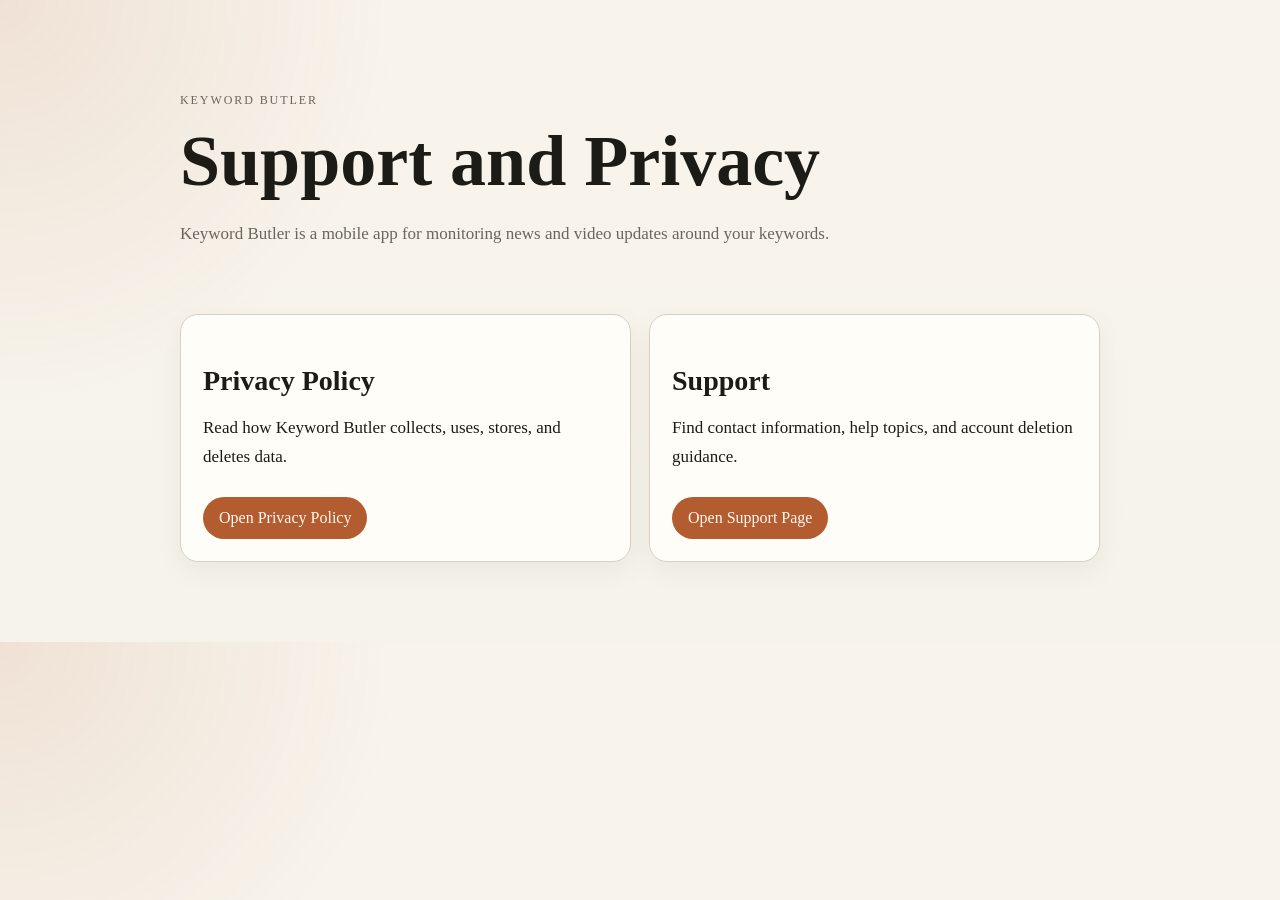
<file: index.html>
<!doctype html>
<html lang="en">
  <head>
    <meta charset="UTF-8" />
    <meta name="viewport" content="width=device-width, initial-scale=1.0" />
    <title>Keyword Butler Support</title>
    <link rel="stylesheet" href="./styles.css" />
  </head>
  <body>
    <main class="page">
      <section class="hero">
        <p class="eyebrow">Keyword Butler</p>
        <h1>Support and Privacy</h1>
        <p class="lede">
          Keyword Butler is a mobile app for monitoring news and video updates around your keywords.
        </p>
      </section>

      <section class="card-grid">
        <article class="card">
          <h2>Privacy Policy</h2>
          <p>Read how Keyword Butler collects, uses, stores, and deletes data.</p>
          <a class="button" href="./privacy.html">Open Privacy Policy</a>
        </article>
        <article class="card">
          <h2>Support</h2>
          <p>Find contact information, help topics, and account deletion guidance.</p>
          <a class="button" href="./support.html">Open Support Page</a>
        </article>
      </section>
    </main>
  </body>
</html>
</file>
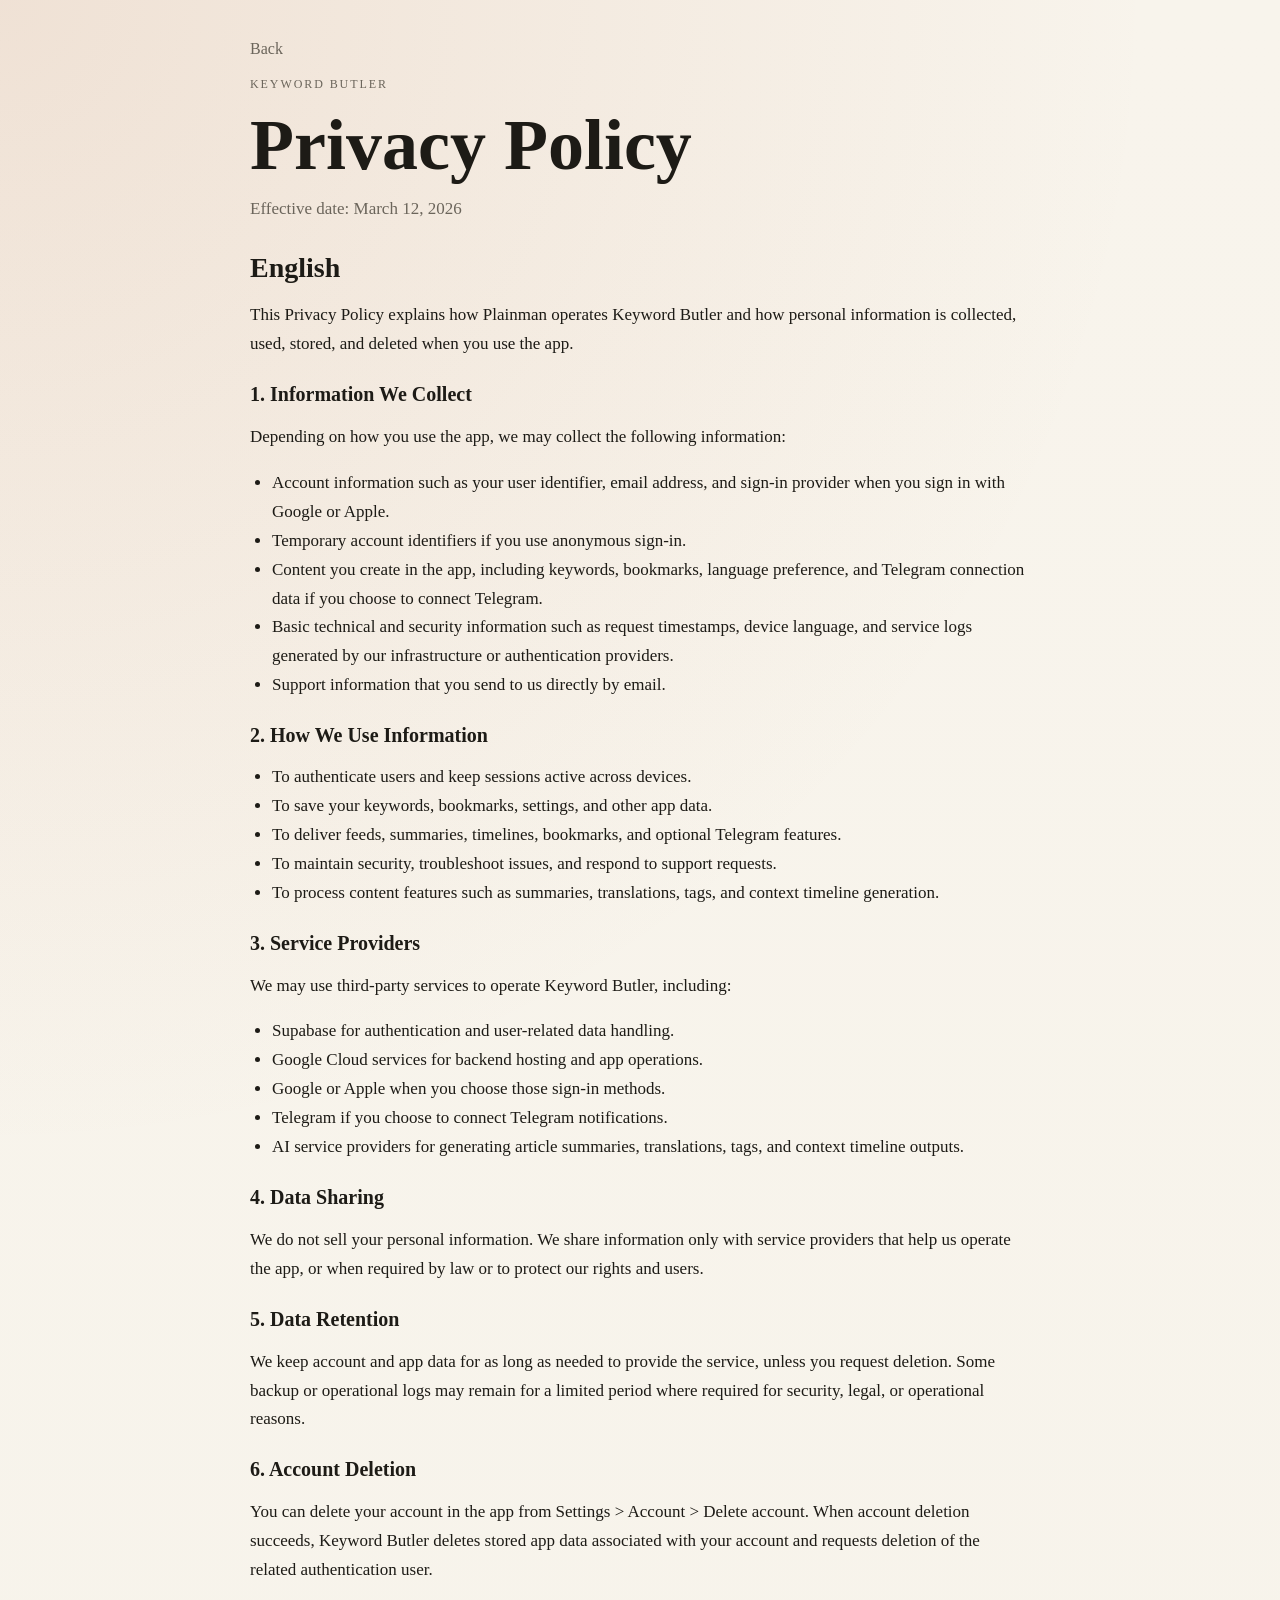
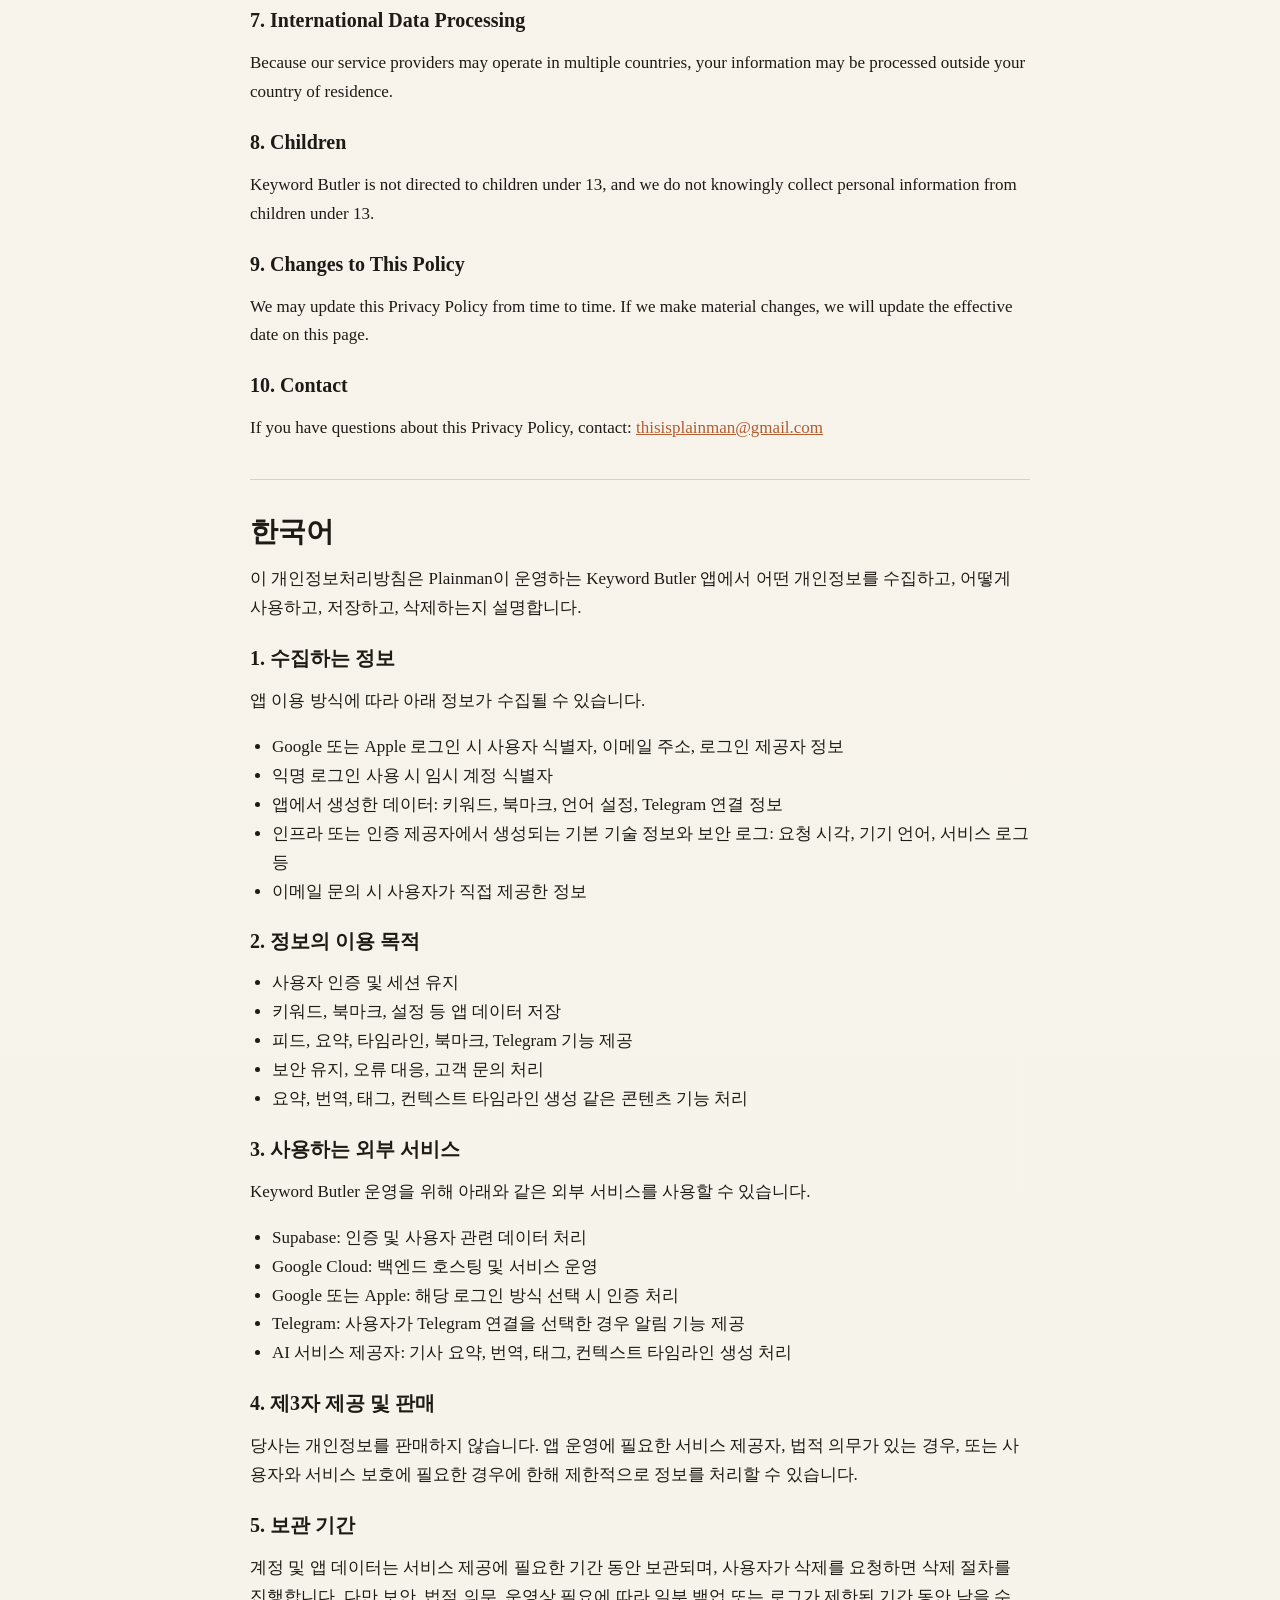
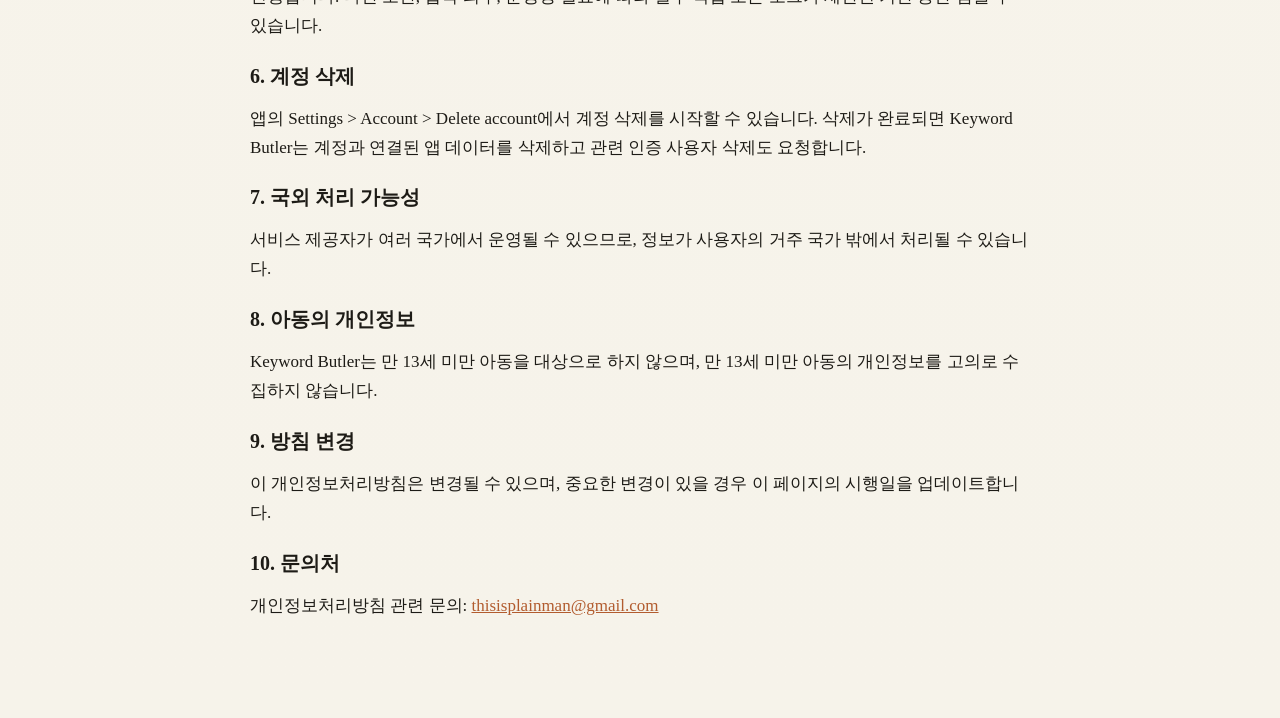
<file: privacy.html>
<!doctype html>
<html lang="en">
  <head>
    <meta charset="UTF-8" />
    <meta name="viewport" content="width=device-width, initial-scale=1.0" />
    <title>Keyword Butler Privacy Policy</title>
    <link rel="stylesheet" href="./styles.css" />
  </head>
  <body>
    <main class="page legal">
      <a class="back-link" href="./index.html">Back</a>
      <p class="eyebrow">Keyword Butler</p>
      <h1>Privacy Policy</h1>
      <p class="meta">Effective date: March 12, 2026</p>

      <section>
        <h2>English</h2>
        <p>
          This Privacy Policy explains how Plainman operates Keyword Butler and how personal information is
          collected, used, stored, and deleted when you use the app.
        </p>
      </section>

      <section>
        <h3>1. Information We Collect</h3>
        <p>Depending on how you use the app, we may collect the following information:</p>
        <ul>
          <li>Account information such as your user identifier, email address, and sign-in provider when you sign in with Google or Apple.</li>
          <li>Temporary account identifiers if you use anonymous sign-in.</li>
          <li>Content you create in the app, including keywords, bookmarks, language preference, and Telegram connection data if you choose to connect Telegram.</li>
          <li>Basic technical and security information such as request timestamps, device language, and service logs generated by our infrastructure or authentication providers.</li>
          <li>Support information that you send to us directly by email.</li>
        </ul>
      </section>

      <section>
        <h3>2. How We Use Information</h3>
        <ul>
          <li>To authenticate users and keep sessions active across devices.</li>
          <li>To save your keywords, bookmarks, settings, and other app data.</li>
          <li>To deliver feeds, summaries, timelines, bookmarks, and optional Telegram features.</li>
          <li>To maintain security, troubleshoot issues, and respond to support requests.</li>
          <li>To process content features such as summaries, translations, tags, and context timeline generation.</li>
        </ul>
      </section>

      <section>
        <h3>3. Service Providers</h3>
        <p>We may use third-party services to operate Keyword Butler, including:</p>
        <ul>
          <li>Supabase for authentication and user-related data handling.</li>
          <li>Google Cloud services for backend hosting and app operations.</li>
          <li>Google or Apple when you choose those sign-in methods.</li>
          <li>Telegram if you choose to connect Telegram notifications.</li>
          <li>AI service providers for generating article summaries, translations, tags, and context timeline outputs.</li>
        </ul>
      </section>

      <section>
        <h3>4. Data Sharing</h3>
        <p>
          We do not sell your personal information. We share information only with service providers that help us
          operate the app, or when required by law or to protect our rights and users.
        </p>
      </section>

      <section>
        <h3>5. Data Retention</h3>
        <p>
          We keep account and app data for as long as needed to provide the service, unless you request deletion.
          Some backup or operational logs may remain for a limited period where required for security, legal, or
          operational reasons.
        </p>
      </section>

      <section>
        <h3>6. Account Deletion</h3>
        <p>
          You can delete your account in the app from Settings &gt; Account &gt; Delete account. When account
          deletion succeeds, Keyword Butler deletes stored app data associated with your account and requests
          deletion of the related authentication user.
        </p>
      </section>

      <section>
        <h3>7. International Data Processing</h3>
        <p>
          Because our service providers may operate in multiple countries, your information may be processed
          outside your country of residence.
        </p>
      </section>

      <section>
        <h3>8. Children</h3>
        <p>
          Keyword Butler is not directed to children under 13, and we do not knowingly collect personal information
          from children under 13.
        </p>
      </section>

      <section>
        <h3>9. Changes to This Policy</h3>
        <p>
          We may update this Privacy Policy from time to time. If we make material changes, we will update the
          effective date on this page.
        </p>
      </section>

      <section>
        <h3>10. Contact</h3>
        <p>
          If you have questions about this Privacy Policy, contact:
          <a href="mailto:thisisplainman@gmail.com">thisisplainman@gmail.com</a>
        </p>
      </section>

      <hr />

      <section>
        <h2>한국어</h2>
        <p>
          이 개인정보처리방침은 Plainman이 운영하는 Keyword Butler 앱에서 어떤 개인정보를 수집하고, 어떻게 사용하고,
          저장하고, 삭제하는지 설명합니다.
        </p>
      </section>

      <section>
        <h3>1. 수집하는 정보</h3>
        <p>앱 이용 방식에 따라 아래 정보가 수집될 수 있습니다.</p>
        <ul>
          <li>Google 또는 Apple 로그인 시 사용자 식별자, 이메일 주소, 로그인 제공자 정보</li>
          <li>익명 로그인 사용 시 임시 계정 식별자</li>
          <li>앱에서 생성한 데이터: 키워드, 북마크, 언어 설정, Telegram 연결 정보</li>
          <li>인프라 또는 인증 제공자에서 생성되는 기본 기술 정보와 보안 로그: 요청 시각, 기기 언어, 서비스 로그 등</li>
          <li>이메일 문의 시 사용자가 직접 제공한 정보</li>
        </ul>
      </section>

      <section>
        <h3>2. 정보의 이용 목적</h3>
        <ul>
          <li>사용자 인증 및 세션 유지</li>
          <li>키워드, 북마크, 설정 등 앱 데이터 저장</li>
          <li>피드, 요약, 타임라인, 북마크, Telegram 기능 제공</li>
          <li>보안 유지, 오류 대응, 고객 문의 처리</li>
          <li>요약, 번역, 태그, 컨텍스트 타임라인 생성 같은 콘텐츠 기능 처리</li>
        </ul>
      </section>

      <section>
        <h3>3. 사용하는 외부 서비스</h3>
        <p>Keyword Butler 운영을 위해 아래와 같은 외부 서비스를 사용할 수 있습니다.</p>
        <ul>
          <li>Supabase: 인증 및 사용자 관련 데이터 처리</li>
          <li>Google Cloud: 백엔드 호스팅 및 서비스 운영</li>
          <li>Google 또는 Apple: 해당 로그인 방식 선택 시 인증 처리</li>
          <li>Telegram: 사용자가 Telegram 연결을 선택한 경우 알림 기능 제공</li>
          <li>AI 서비스 제공자: 기사 요약, 번역, 태그, 컨텍스트 타임라인 생성 처리</li>
        </ul>
      </section>

      <section>
        <h3>4. 제3자 제공 및 판매</h3>
        <p>
          당사는 개인정보를 판매하지 않습니다. 앱 운영에 필요한 서비스 제공자, 법적 의무가 있는 경우, 또는 사용자와
          서비스 보호에 필요한 경우에 한해 제한적으로 정보를 처리할 수 있습니다.
        </p>
      </section>

      <section>
        <h3>5. 보관 기간</h3>
        <p>
          계정 및 앱 데이터는 서비스 제공에 필요한 기간 동안 보관되며, 사용자가 삭제를 요청하면 삭제 절차를 진행합니다.
          다만 보안, 법적 의무, 운영상 필요에 따라 일부 백업 또는 로그가 제한된 기간 동안 남을 수 있습니다.
        </p>
      </section>

      <section>
        <h3>6. 계정 삭제</h3>
        <p>
          앱의 Settings &gt; Account &gt; Delete account에서 계정 삭제를 시작할 수 있습니다. 삭제가 완료되면 Keyword
          Butler는 계정과 연결된 앱 데이터를 삭제하고 관련 인증 사용자 삭제도 요청합니다.
        </p>
      </section>

      <section>
        <h3>7. 국외 처리 가능성</h3>
        <p>
          서비스 제공자가 여러 국가에서 운영될 수 있으므로, 정보가 사용자의 거주 국가 밖에서 처리될 수 있습니다.
        </p>
      </section>

      <section>
        <h3>8. 아동의 개인정보</h3>
        <p>
          Keyword Butler는 만 13세 미만 아동을 대상으로 하지 않으며, 만 13세 미만 아동의 개인정보를 고의로 수집하지
          않습니다.
        </p>
      </section>

      <section>
        <h3>9. 방침 변경</h3>
        <p>
          이 개인정보처리방침은 변경될 수 있으며, 중요한 변경이 있을 경우 이 페이지의 시행일을 업데이트합니다.
        </p>
      </section>

      <section>
        <h3>10. 문의처</h3>
        <p>
          개인정보처리방침 관련 문의:
          <a href="mailto:thisisplainman@gmail.com">thisisplainman@gmail.com</a>
        </p>
      </section>
    </main>
  </body>
</html>
</file>
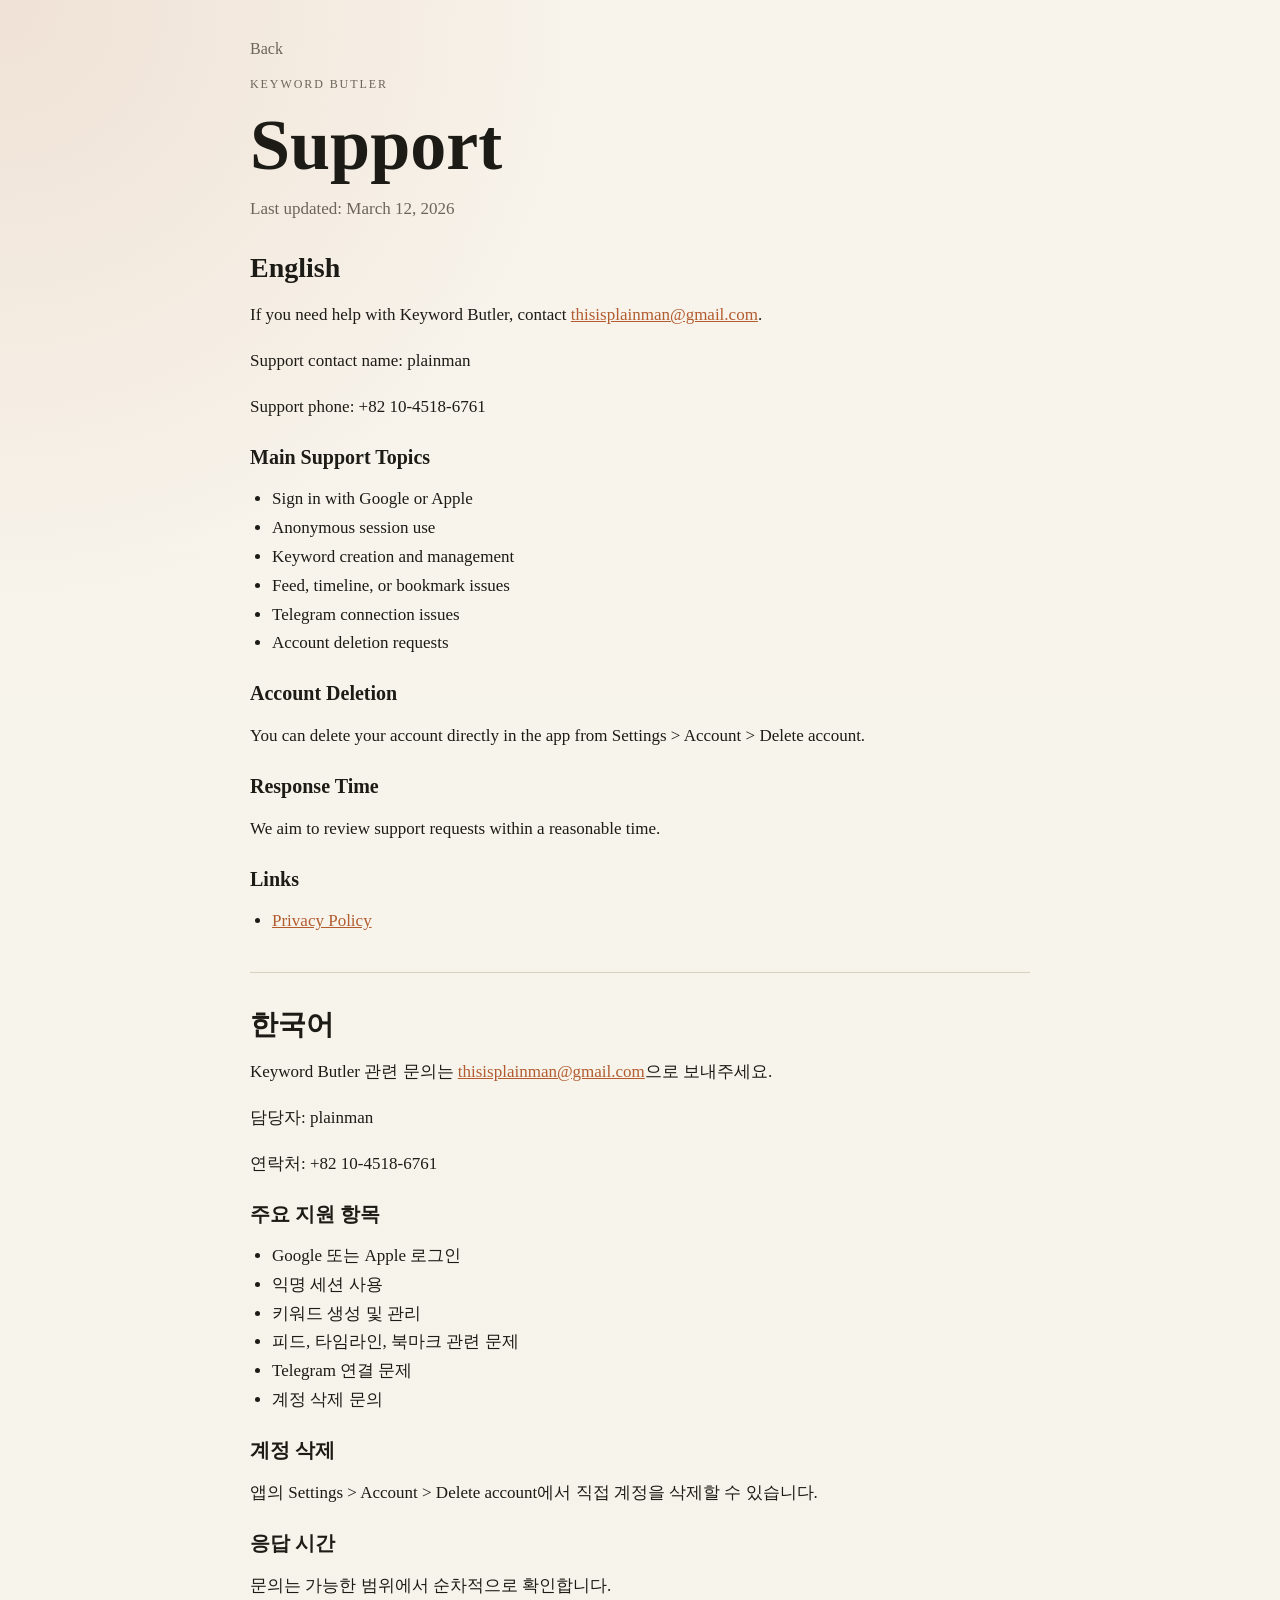
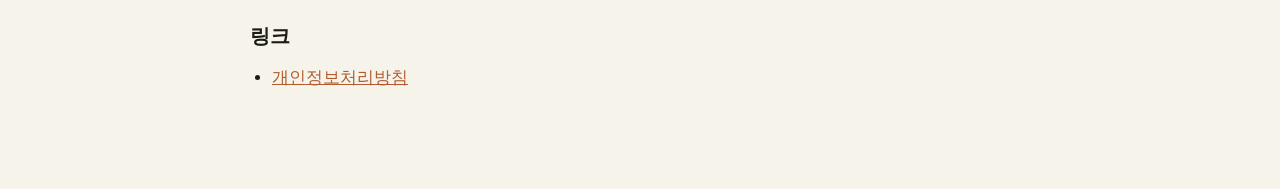
<file: support.html>
<!doctype html>
<html lang="en">
  <head>
    <meta charset="UTF-8" />
    <meta name="viewport" content="width=device-width, initial-scale=1.0" />
    <title>Keyword Butler Support</title>
    <link rel="stylesheet" href="./styles.css" />
  </head>
  <body>
    <main class="page legal">
      <a class="back-link" href="./index.html">Back</a>
      <p class="eyebrow">Keyword Butler</p>
      <h1>Support</h1>
      <p class="meta">Last updated: March 12, 2026</p>

      <section>
        <h2>English</h2>
        <p>
          If you need help with Keyword Butler, contact
          <a href="mailto:thisisplainman@gmail.com">thisisplainman@gmail.com</a>.
        </p>
        <p>Support contact name: plainman</p>
        <p>Support phone: +82 10-4518-6761</p>
      </section>

      <section>
        <h3>Main Support Topics</h3>
        <ul>
          <li>Sign in with Google or Apple</li>
          <li>Anonymous session use</li>
          <li>Keyword creation and management</li>
          <li>Feed, timeline, or bookmark issues</li>
          <li>Telegram connection issues</li>
          <li>Account deletion requests</li>
        </ul>
      </section>

      <section>
        <h3>Account Deletion</h3>
        <p>
          You can delete your account directly in the app from Settings &gt; Account &gt; Delete account.
        </p>
      </section>

      <section>
        <h3>Response Time</h3>
        <p>We aim to review support requests within a reasonable time.</p>
      </section>

      <section>
        <h3>Links</h3>
        <ul>
          <li><a href="./privacy.html">Privacy Policy</a></li>
        </ul>
      </section>

      <hr />

      <section>
        <h2>한국어</h2>
        <p>
          Keyword Butler 관련 문의는
          <a href="mailto:thisisplainman@gmail.com">thisisplainman@gmail.com</a>으로 보내주세요.
        </p>
        <p>담당자: plainman</p>
        <p>연락처: +82 10-4518-6761</p>
      </section>

      <section>
        <h3>주요 지원 항목</h3>
        <ul>
          <li>Google 또는 Apple 로그인</li>
          <li>익명 세션 사용</li>
          <li>키워드 생성 및 관리</li>
          <li>피드, 타임라인, 북마크 관련 문제</li>
          <li>Telegram 연결 문제</li>
          <li>계정 삭제 문의</li>
        </ul>
      </section>

      <section>
        <h3>계정 삭제</h3>
        <p>
          앱의 Settings &gt; Account &gt; Delete account에서 직접 계정을 삭제할 수 있습니다.
        </p>
      </section>

      <section>
        <h3>응답 시간</h3>
        <p>문의는 가능한 범위에서 순차적으로 확인합니다.</p>
      </section>

      <section>
        <h3>링크</h3>
        <ul>
          <li><a href="./privacy.html">개인정보처리방침</a></li>
        </ul>
      </section>
    </main>
  </body>
</html>
</file>
<file: styles.css>
:root {
  color-scheme: light;
  --bg: #f6f3ea;
  --panel: #fffdf8;
  --ink: #1d1b16;
  --muted: #6b655b;
  --line: #d9d0bf;
  --accent: #b25c2f;
  --accent-ink: #fff8f2;
}

* {
  box-sizing: border-box;
}

body {
  margin: 0;
  font-family: Georgia, "Times New Roman", serif;
  color: var(--ink);
  background:
    radial-gradient(circle at top left, rgba(178, 92, 47, 0.12), transparent 28%),
    linear-gradient(180deg, #f8f4ec 0%, var(--bg) 100%);
}

a {
  color: var(--accent);
}

.page {
  max-width: 960px;
  margin: 0 auto;
  padding: 40px 20px 80px;
}

.hero {
  padding: 32px 0 20px;
}

.eyebrow {
  margin: 0 0 10px;
  font-size: 12px;
  letter-spacing: 0.16em;
  text-transform: uppercase;
  color: var(--muted);
}

h1,
h2,
h3 {
  margin: 0 0 12px;
  line-height: 1.15;
}

h1 {
  font-size: clamp(40px, 7vw, 72px);
}

h2 {
  font-size: 28px;
  margin-top: 28px;
}

h3 {
  font-size: 20px;
  margin-top: 24px;
}

p,
li {
  font-size: 17px;
  line-height: 1.7;
}

.lede {
  max-width: 720px;
  color: var(--muted);
}

.meta {
  color: var(--muted);
  margin-top: -4px;
}

.card-grid {
  display: grid;
  gap: 18px;
  grid-template-columns: repeat(auto-fit, minmax(260px, 1fr));
  margin-top: 28px;
}

.card {
  background: var(--panel);
  border: 1px solid var(--line);
  border-radius: 18px;
  padding: 22px;
  box-shadow: 0 10px 30px rgba(29, 27, 22, 0.05);
}

.button,
.back-link {
  display: inline-block;
  text-decoration: none;
  border-radius: 999px;
}

.button {
  margin-top: 8px;
  padding: 12px 16px;
  background: var(--accent);
  color: var(--accent-ink);
}

.back-link {
  margin-bottom: 16px;
  color: var(--muted);
}

.legal {
  max-width: 820px;
}

section {
  margin-top: 18px;
}

ul {
  padding-left: 22px;
}

hr {
  border: 0;
  border-top: 1px solid var(--line);
  margin: 36px 0;
}

@media (max-width: 640px) {
  .page {
    padding-top: 28px;
  }

  p,
  li {
    font-size: 16px;
  }
}
</file>
